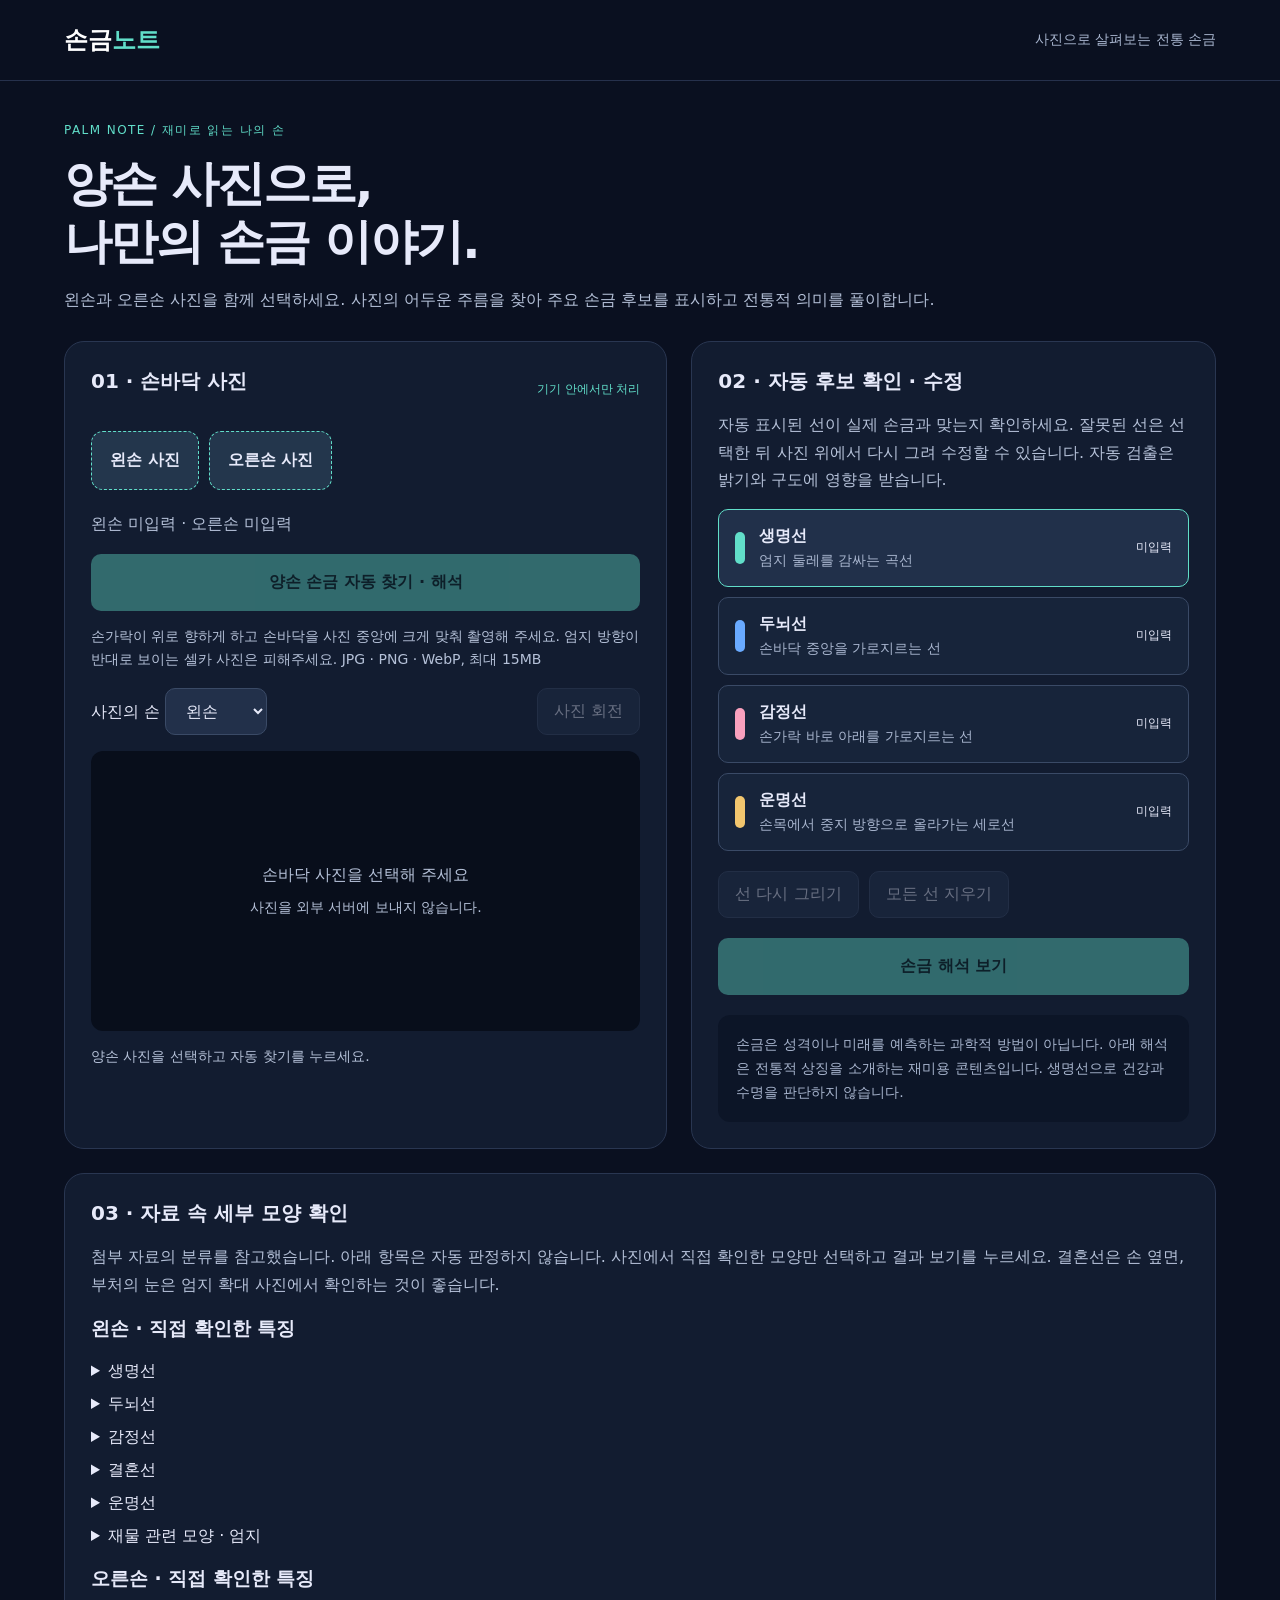
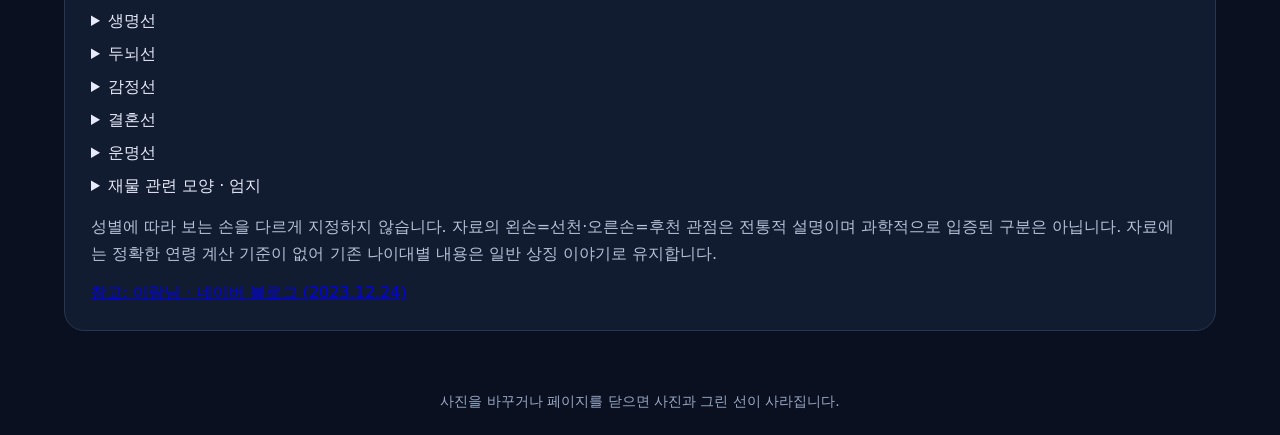
<file: index.html>
<!doctype html><html lang="ko"><meta charset="utf-8"><meta name="viewport" content="width=device-width,initial-scale=1"><title>손금 노트</title><link rel="stylesheet" href="style.css"><body><header><a href="./">손금<span>노트</span></a><span>사진으로 살펴보는 전통 손금</span></header><main><section class="intro"><small>PALM NOTE / 재미로 읽는 나의 손</small><h1>양손 사진으로,<br>나만의 손금 이야기.</h1><p>왼손과 오른손 사진을 함께 선택하세요. 사진의 어두운 주름을 찾아 주요 손금 후보를 표시하고 전통적 의미를 풀이합니다.</p></section><div class="layout"><section class="panel"><div class="top"><h2>01 · 손바닥 사진</h2><span class="tag">기기 안에서만 처리</span></div><div class="actions"><label class="upload">왼손 사진<input id="left-file" type="file" accept="image/jpeg,image/png,image/webp" hidden></label><label class="upload">오른손 사진<input id="right-file" type="file" accept="image/jpeg,image/png,image/webp" hidden></label></div><input id="file" type="file" hidden><p id="pair-status" role="status">왼손 미입력 · 오른손 미입력</p><button class="primary" id="auto" disabled>양손 손금 자동 찾기 · 해석</button><p class="hint">손가락이 위로 향하게 하고 손바닥을 사진 중앙에 크게 맞춰 촬영해 주세요. 엄지 방향이 반대로 보이는 셀카 사진은 피해주세요. JPG · PNG · WebP, 최대 15MB</p><div class="controls"><label>사진의 손 <select id="hand"><option>왼손</option><option>오른손</option></select></label><button id="rotate" disabled>사진 회전</button></div><div class="photo" id="photo"><div id="empty">손바닥 사진을 선택해 주세요<br><span>사진을 외부 서버에 보내지 않습니다.</span></div><canvas id="canvas" hidden aria-label="사진 위에 선택한 손금 그리기"></canvas></div><p id="status" role="status">양손 사진을 선택하고 자동 찾기를 누르세요.</p></section><section class="panel"><h2>02 · 자동 후보 확인 · 수정</h2><p>자동 표시된 선이 실제 손금과 맞는지 확인하세요. 잘못된 선은 선택한 뒤 사진 위에서 다시 그려 수정할 수 있습니다. 자동 검출은 밝기와 구도에 영향을 받습니다.</p><div id="lines"></div><div class="actions"><button id="undo" disabled>선 다시 그리기</button><button id="clear" disabled>모든 선 지우기</button></div><button class="primary" id="analyze" disabled>손금 해석 보기</button><div class="notice">손금은 성격이나 미래를 예측하는 과학적 방법이 아닙니다. 아래 해석은 전통적 상징을 소개하는 재미용 콘텐츠입니다. 생명선으로 건강과 수명을 판단하지 않습니다.</div></section></div><section class="panel result" id="result" hidden><div class="top"><div><small>YOUR PALM NOTE</small><h2>손금 해석 기록</h2></div><button id="copy">전체 결과 복사</button></div><p id="summary"></p><div id="cards"></div><div class="notice">재물·사업·직업 해석은 선의 전통적 의미를 연결한 이야기입니다. 실제 투자 적합성, 성공 가능성, 결혼 시기, 40·50·60대 운세와 말년의 상태는 사진으로 알 수 없습니다.</div><div class="export-tools"><h3>04 · 한 페이지 요약 저장</h3><p>사진과 주요 선, 해석을 A4 한 장으로 정리합니다.</p><div class="actions"><button id="pdf">PDF 다운로드</button><button id="png">이미지 다운로드</button><button id="print">A4 인쇄</button></div><p id="export-status" role="status"></p><img id="report-preview" alt="한 페이지 손금 요약 미리보기" hidden></div><textarea id="copytext" aria-label="전체 결과: 길게 눌러 복사" readonly></textarea></section></main><footer>사진을 바꾸거나 페이지를 닫으면 사진과 그린 선이 사라집니다.</footer><div id="print-sheet"><img id="print-image" alt="손금 요약 인쇄"></div><script src="app.js"></script><script src="auto.js"></script><script src="export.js"></script><script src="reference.js"></script></body></html>
</file>
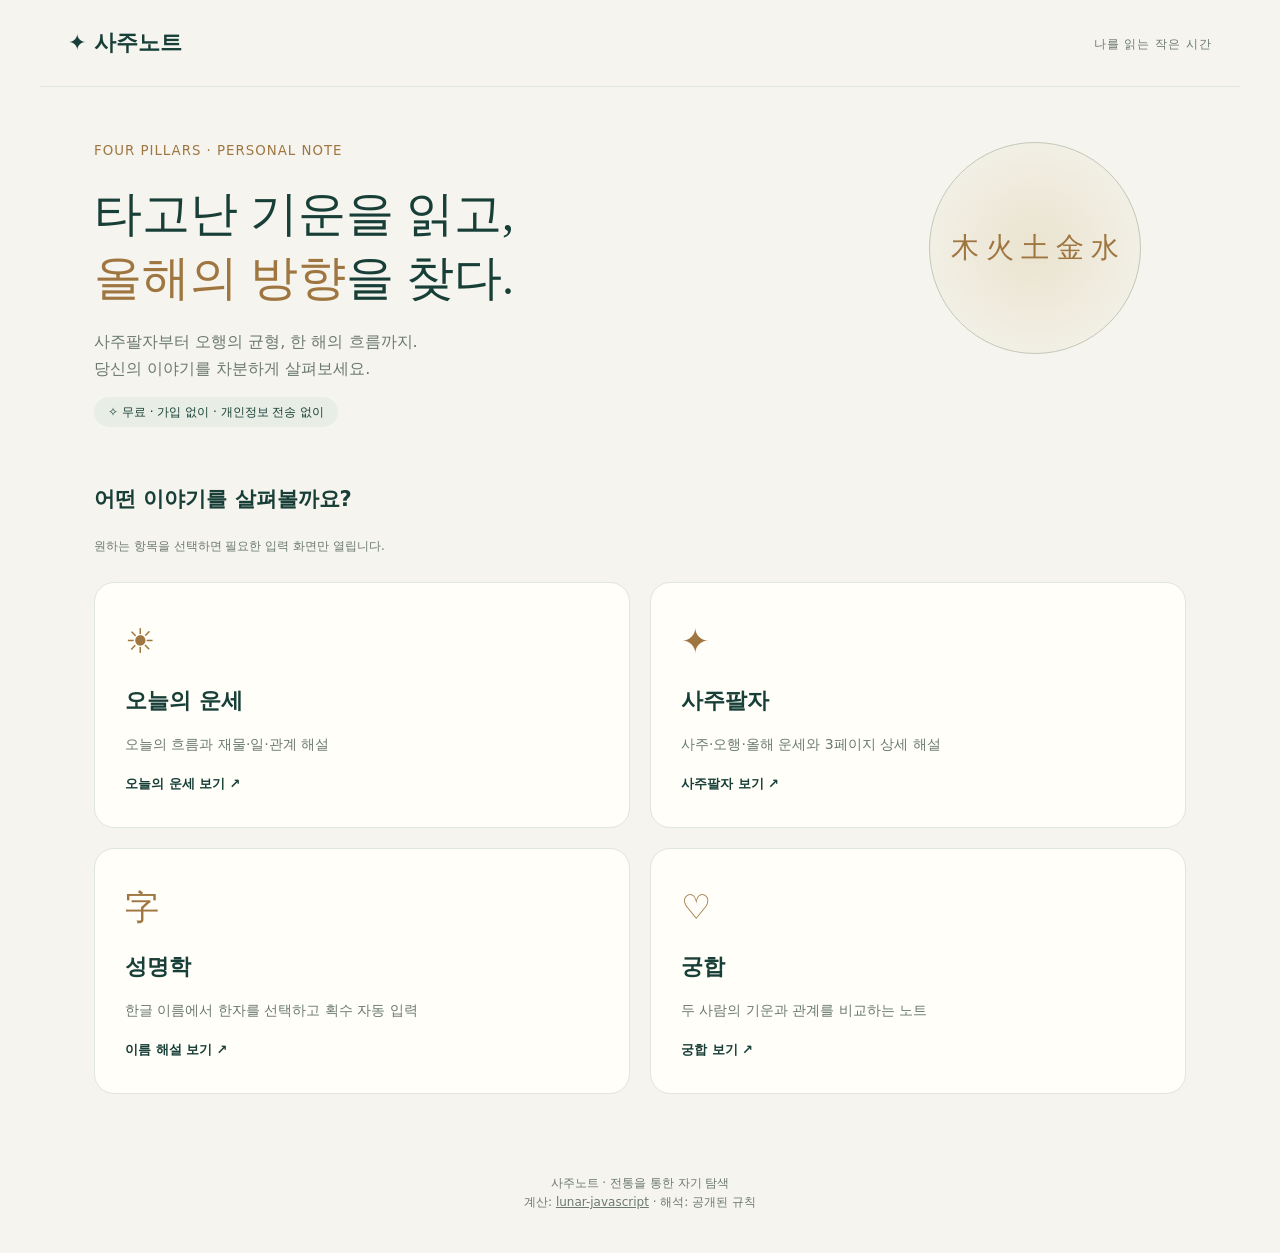
<file: saju/index.html>
<!doctype html><html lang="ko"><meta charset="utf-8"><meta name="viewport" content="width=device-width,initial-scale=1"><title>사주노트 · 올해의 운세</title><link rel="stylesheet" href="style.css"><body><header>✦ 사주노트 <small>나를 읽는 작은 시간</small></header><main><section class="hero" id="homeHero"><small>FOUR PILLARS · PERSONAL NOTE</small><h1>타고난 기운을 읽고,<br><em>올해의 방향</em>을 찾다.</h1><p>사주팔자부터 오행의 균형, 한 해의 흐름까지.<br>당신의 이야기를 차분하게 살펴보세요.</p><span>✧ 무료 · 가입 없이 · 개인정보 전송 없이</span></section><section id="homePage"><h2>어떤 이야기를 살펴볼까요?</h2><p class="note">원하는 항목을 선택하면 필요한 입력 화면만 열립니다.</p><div class="home-choices"><a href="#today"><span>☀</span><h3>오늘의 운세</h3><p>오늘의 흐름과 재물·일·관계 해설</p><strong>오늘의 운세 보기 ↗</strong></a><a href="#saju"><span>✦</span><h3>사주팔자</h3><p>사주·오행·올해 운세와 3페이지 상세 해설</p><strong>사주팔자 보기 ↗</strong></a><a href="#name"><span>字</span><h3>성명학</h3><p>한글 이름에서 한자를 선택하고 획수 자동 입력</p><strong>이름 해설 보기 ↗</strong></a><a href="#match"><span>♡</span><h3>궁합</h3><p>두 사람의 기운과 관계를 비교하는 노트</p><strong>궁합 보기 ↗</strong></a></div></section><div id="pageHeading" hidden><a class="back-home" href="#home">← 처음으로 · 메뉴 선택</a><h1 id="pageTitle"></h1><p id="pageDescription" class="note"></p></div><nav id="pageTabs" class="tabs" aria-label="운세 페이지"><a href="#today" data-page="today">오늘의 운세</a><a href="#saju" data-page="saju">사주팔자</a><a href="#name" data-page="name">성명학</a><a href="#match" data-page="match">궁합</a></nav><div class="layout" id="birthLayout"><section class="card input"><small>01 / 나의 정보</small><h2 id="birthTitle">당신의 시작을 알려주세요</h2><form id="form"><label>이름 또는 별명<input id="name" maxlength="30" placeholder="선택 입력"></label><fieldset class="birth"><legend>양력 생년월일</legend><div class="birth-selects"><label for="birthYear">연도<select id="birthYear" required><option value="">연도 선택</option></select></label><label for="birthMonth">월<select id="birthMonth" required><option value="">월 선택</option></select></label><label for="birthDay">일<select id="birthDay" required><option value="">일 선택</option></select></label></div></fieldset><p class="note">음력 생일은 양력으로 변환하여 입력하세요.</p><label>출생시간 · 한국 표준시<input id="time" type="time" value="12:00"></label><label class="check"><input id="unknown" type="checkbox"> 출생시간을 모르겠어요</label><label>운세 연도<input id="year" type="number" min="1901" max="2099" required></label><label>자시의 일주 기준<select id="sect"><option value="2">밤 12시 기준 · 야자시 구분</option><option value="1">밤 11시 기준 · 자시 환일</option></select></label><button id="birthSubmit">나의 사주와 운세 보기 ↗</button><button type="button" class="secondary" id="sample">예시로 먼저 둘러보기</button><p id="error" role="alert"></p></form><details><summary>계산 기준과 개인정보</summary><p>양력 1900~2100년, 한국 표준시 UTC+9. 연주는 입춘, 월주는 절입 시각 기준입니다. 절기 계산의 UTC+8 기준을 한 시간 보정합니다. 진태양시·출생지 경도·과거 서머타임은 반영하지 않습니다. 경계 시각은 전문 만세력과 대조하세요.</p><p>시간 미상은 시주를 제외하고 절입 판정에 정오를 가정합니다. 경계일 결과는 불확실할 수 있습니다. 입력은 서버로 전송하거나 저장하지 않습니다.</p><p>오행 상생·상극 규칙에 따른 전통 문화 해설입니다. 미래를 입증하는 과학적 도구가 아닙니다. 건강·투자 판단은 실제 정보에 근거하세요.</p></details></section><div><section id="dailyResult" aria-live="polite" hidden><div class="card empty"><h2>오늘의 운세</h2><p>생년월일을 입력하면 오늘의 해설을 볼 수 있습니다.</p></div></section><section id="result" aria-live="polite"><div class="card empty"><div class="symbol">✦</div><h2>나의 사주 노트를 펼쳐보세요</h2><p>정보를 입력하면 네 기둥, 오행과<br>올해의 해설이 이곳에 나타납니다.</p><hr><p>사주팔자 · 오행 분석<br>올해의 운세 · 월별 흐름</p></div></section></div></div><section id="namePage" class="standalone" hidden><div class="card"><h2>성명학 · 초년·중년·장년·전체 해설</h2><p>한글 이름을 입력한 뒤 글자별 대표 한자를 선택하세요. 선택한 한자의 일반 획수가 자동으로 입력됩니다.</p><form id="nameForm"><label>한글 이름<input id="fullName" maxlength="12" required placeholder="예: 홍길동" autocomplete="off"></label><label>한자 입력 방식<select id="hanjaMode"><option value="auto">한글 이름으로 한자 선택 · 획수 자동</option><option value="manual">한자·획수 직접 입력</option><option value="hangul">한글 이름 · 한자 없음</option></select></label><div id="hanjaChoices" class="hanja-choices"><p class="note">이름을 입력하면 각 글자의 한자 선택란이 나타납니다.</p></div><p id="hanjaHint" class="note" role="status"></p><label>선택한 한자 이름<input id="hanjaName" maxlength="20" readonly placeholder="한자를 선택하면 자동 입력"></label><label>글자별 획수 · 자동 입력<input id="strokes" readonly placeholder="한자를 선택하면 자동 입력"></label><p class="note">Unicode Unihan의 일반 총획수 기준이며 강희자전 원획과 다를 수 있습니다. 한자 선택 전에는 획수를 추정하지 않습니다. 후보는 인명용·교육용 표기 자료의 일부이며 최신 등록 가능 여부를 보증하지 않습니다. 대표 후보를 먼저 표시하고 나머지 후보도 선택할 수 있습니다. 직접 입력 모드에서는 원하는 기준의 획수를 입력하세요.</p><button>이름 해설 보기</button><p id="nameError" role="alert"></p></form></div><div id="nameResult" aria-live="polite"></div></section><section id="matchPage" class="standalone" hidden><div class="card"><h2>궁합 · 두 사람의 기운 비교</h2><p>두 사람의 일간 오행을 비교하고 초기·중기·장기·전체 관계를 상세히 살펴봅니다.</p><form id="matchForm"><div class="grid"><fieldset><legend>첫 번째 사람</legend><label>이름<input id="personA" maxlength="30" placeholder="나"></label><div id="dateA" class="birth-selects"></div></fieldset><fieldset><legend>두 번째 사람</legend><label>이름<input id="personB" maxlength="30" placeholder="상대방"></label><div id="dateB" class="birth-selects"></div></fieldset></div><p class="note">양력 생년월일, 출생시간은 정오를 가정합니다. 시간·대운·전체 합충을 포함한 정밀 궁합은 아닙니다.</p><button>두 사람의 궁합 보기</button><p id="matchError" role="alert"></p></form></div><div id="matchResult" aria-live="polite"></div></section><footer>사주노트 · 전통을 통한 자기 탐색<br>계산: <a href="https://github.com/6tail/lunar-javascript">lunar-javascript</a> · 해석: 공개된 규칙</footer></main><script src="lunar.js"></script><script src="hanja-data.js"></script><script src="app.js"></script></body></html>
</file>
<file: style.css>
:root{font-family:system-ui,-apple-system,sans-serif;color:#e7eafa;background:#0a1020;font-size:16px}*{box-sizing:border-box}body{margin:0}header{padding:24px 5%;display:flex;justify-content:space-between;align-items:center;border-bottom:1px solid #26314c;gap:20px}header a{font-size:24px;font-weight:800;color:white;text-decoration:none}header a span{color:#61dec9}header>span{color:#a8b5ce;font-size:14px}main{max-width:1200px;margin:auto;padding:38px 24px}.intro{margin-bottom:28px}small{color:#61dec9;letter-spacing:.12em;font-size:12px}h1{font-size:clamp(30px,4vw,48px);letter-spacing:-.04em;line-height:1.2;margin:16px 0}p{color:#b5c1d8;line-height:1.7}h2{font-size:20px;margin:0 0 16px}.layout{display:grid;grid-template-columns:1.15fr 1fr;gap:24px}.panel{border:1px solid #293651;background:#121c30;padding:26px;border-radius:20px}.top{display:flex;justify-content:space-between;align-items:center;gap:16px;flex-wrap:wrap}.tag{font-size:12px;color:#61dec9}.upload{display:block;background:#23364c;padding:18px;text-align:center;border:1px dashed #61dec9;border-radius:12px;cursor:pointer;font-weight:650}.hint{font-size:14px}.controls{display:flex;align-items:center;justify-content:space-between;gap:12px;margin:16px 0}button,select{font:inherit;color:#e7eafa;background:#22304a;border:1px solid #3a4a66;padding:12px 16px;border-radius:10px;cursor:pointer}button:disabled{opacity:.4;cursor:default}button:focus-visible,select:focus-visible,.upload:focus-within{outline:3px solid #61dec9;outline-offset:3px}.photo{background:#080e1b;border-radius:12px;overflow:hidden;min-height:280px;display:flex;align-items:center;justify-content:center}#empty{text-align:center;color:#b5c1d8;line-height:2}#empty span{font-size:14px}canvas{width:100%;display:block;touch-action:none}canvas[hidden]{display:none}#status{font-size:14px;margin-bottom:0}.line{width:100%;display:flex;align-items:center;gap:14px;text-align:left;margin:10px 0;padding:16px;background:#17243a}.line.active{border-color:var(--color);background:#21304a}.dot{width:10px;height:32px;background:var(--color);border-radius:6px;flex-shrink:0}.line strong{display:block}.line span.desc{font-size:14px;color:#a8b5ce;display:block;margin-top:5px}.line em{margin-left:auto;font-size:12px;font-style:normal;white-space:nowrap}.actions{display:flex;gap:10px;margin:20px 0}.primary{width:100%;background:#61dec9;color:#08251f;font-weight:750;border:0;padding:18px}.notice{font-size:14px;color:#a8b5ce;line-height:1.7;padding:18px;background:#0c1527;border-radius:12px;margin-top:20px}.result{margin-top:24px}#cards{display:grid;grid-template-columns:1fr 1fr;gap:16px}.card{border:1px solid #344158;border-radius:14px;padding:20px}.card h3{margin-top:0}.metric{color:#61dec9;font-size:14px}textarea{width:100%;height:180px;margin-top:20px;padding:16px;background:#0a1221;color:#c9d2e4;font:inherit;line-height:1.6;border:1px solid #344158;border-radius:12px}footer{text-align:center;padding:24px;color:#99a9c6;font-size:14px}@media(max-width:760px){header>span{display:none}main{padding:24px 16px}.layout{grid-template-columns:1fr}.panel{padding:20px}#cards{grid-template-columns:1fr}.actions{flex-wrap:wrap}}

.export-tools{margin-top:24px;border-top:1px solid #344158;padding-top:16px}#report-preview{width:100%;max-width:620px;display:block;margin:20px auto;border-radius:8px}#report-preview[hidden],#print-sheet{display:none}@page{size:A4 portrait;margin:0}@media print{html,body{background:white;margin:0;padding:0}body>*{display:none!important}body>#print-sheet{display:block!important;width:210mm;height:297mm;overflow:hidden}#print-image{display:block;width:210mm;height:297mm;object-fit:contain}}
</file>
<file: saju/style.css>
:root{--ink:#183f37;--muted:#6b7971;--line:#dfe6dd;--bg:#f5f4ee;--gold:#9f7640}*{box-sizing:border-box}body{margin:0;background:var(--bg);color:var(--ink);font-family:system-ui,-apple-system,sans-serif;line-height:1.65}header{max-width:1200px;margin:auto;padding:25px 28px;border-bottom:1px solid var(--line);font-size:22px;font-weight:800}header small{float:right;font-size:12px;font-weight:400;color:var(--muted);margin-top:10px}main{max-width:1140px;margin:auto;padding:0 24px}.hero{padding:50px 0;position:relative}.hero:after{content:'木 火 土 金 水';position:absolute;right:45px;top:55px;display:grid;place-items:center;border:1px solid #c2c9b7;border-radius:50%;width:210px;height:210px;font:28px Georgia;color:var(--gold);background:radial-gradient(circle,#eae3cf,transparent)}small{letter-spacing:1px;color:var(--gold)}h1{font-family:Georgia,serif;font-size:clamp(32px,4vw,48px);font-weight:500;line-height:1.35;margin:18px 0}em{font-style:normal;color:var(--gold)}.hero p{color:var(--muted)}.hero>span{font-size:12px;background:#e8eee5;padding:8px 14px;border-radius:30px}.layout{display:grid;grid-template-columns:350px 1fr;gap:24px;align-items:start}.card{background:#fffef9;border:1px solid var(--line);border-radius:20px;padding:28px;margin-bottom:20px}h2{font-size:21px;margin:8px 0 20px}h3{font-size:17px;margin:0 0 9px}label{display:block;font-size:13px;font-weight:650;margin:15px 0 8px}input,select{display:block;width:100%;padding:12px;border:1px solid #d7dfd5;border-radius:9px;background:#fff;color:var(--ink);font:inherit;margin-top:7px;min-height:46px}input:focus,select:focus,button:focus-visible{outline:3px solid #b9cdbb;outline-offset:2px}.check{display:flex;align-items:center;gap:8px;font-weight:400}.check input{width:17px;min-height:0;margin:0}.note,details,footer{font-size:12px;color:var(--muted)}button{border:0;border-radius:10px;padding:13px 18px;background:var(--ink);color:white;font:inherit;font-size:14px;font-weight:650;cursor:pointer;width:100%;margin-top:14px}.secondary{background:#edf1e9;color:var(--ink)}details{margin-top:20px}summary{cursor:pointer}#error{color:#a23e2d;font-size:13px}.empty{text-align:center;padding:70px 22px}.symbol{font-size:58px;color:#bca16a}.empty p{color:var(--muted)}hr{border:0;border-top:1px solid var(--line);margin:30px 0}.columns{display:grid;grid-template-columns:repeat(4,1fr);gap:10px}.column{text-align:center;border:1px solid var(--line);border-radius:12px;padding:12px 4px;background:#f6f7f1}.column small{color:var(--muted)}.column strong{display:block;font-size:29px;line-height:1.6}.column span{font-size:12px}.barrow{display:grid;grid-template-columns:60px 1fr 45px;align-items:center;gap:12px;margin:12px 0;font-size:13px}.track{background:#edf0e9;height:10px;border-radius:10px;overflow:hidden}.fill{height:100%;border-radius:10px}.headline{background:#163f38;color:#fffef1}.headline small{color:#d9bd7c}.headline h2{font-size:25px}.headline p{color:#dae4d9}.grid{display:grid;grid-template-columns:1fr 1fr;gap:12px}.mini{background:#f3f4ec;padding:18px;border-radius:12px}.mini p{font-size:14px;margin:0}.months{display:grid;grid-template-columns:repeat(3,1fr);gap:10px}.month{border-top:2px solid #b8c8b0;background:#f6f6ef;padding:13px;border-radius:5px}.month p{font-size:12px;margin:8px 0}.actions{display:flex;gap:10px}.actions button{width:auto;flex:1}footer{text-align:center;padding:40px 0}a{color:inherit}@media(max-width:760px){header{padding:18px 20px}header small{font-size:10px}main{padding:0 16px}.hero{padding:34px 4px}.hero:after{display:none}.layout{grid-template-columns:1fr}.card{padding:23px}.months{grid-template-columns:1fr 1fr}.empty{padding:35px 20px}.grid{grid-template-columns:1fr}.column strong{font-size:25px}}@media print{header,.hero,.input,.actions,footer{display:none}.layout{display:block}.card{break-inside:avoid}body{background:white}.headline{background:white;color:#183f37}.headline p{color:#183f37}.months{grid-template-columns:repeat(3,1fr)}}

.birth{border:0;padding:0;margin:15px 0 8px;min-width:0}.birth legend{font-size:13px;font-weight:650}.birth-selects{display:grid;grid-template-columns:1.4fr 1fr 1fr;gap:8px}.birth-selects label{font-size:12px;margin:5px 0}.birth-selects select{padding:11px 5px;font-size:13px}select:disabled{background:#eceee8;color:#89938b}

.today{border:1px solid #bda772;background:linear-gradient(145deg,#fffbef,#f2f5e9)}.today-title{font-size:20px;font-weight:700;color:#8a6735}.report-page h3{margin-top:24px}.reflection{padding:12px 16px;background:#f2f4eb;border-left:3px solid #b3c3a0;font-size:14px}.report-page>p{font-size:14px;line-height:1.85}.report-page>small{letter-spacing:1px}
@page{size:A4;margin:15mm}
@media print{main{max-width:none;padding:0}#result>.card,#copyStatus{display:none!important}.report{display:block}.report-page{border:0;border-radius:0;padding:0;margin:0;box-shadow:none;break-inside:auto;break-after:page}.report-page:last-child{break-after:auto}.report-page h2{font-size:17pt;margin:5mm 0}.report-page h3{font-size:11pt;margin:4mm 0 1.5mm}.report-page>p{font-size:10pt;line-height:1.6;margin:2mm 0}.report-page .reflection{padding:2mm 3mm;font-size:9.5pt;background:white}.report-page .note{font-size:8.5pt}.report-page>small{font-size:8pt}}
[hidden]{display:none!important}.tabs{display:grid;grid-template-columns:repeat(4,1fr);gap:8px;margin:0 0 24px}.tabs a{text-align:center;text-decoration:none;padding:13px 5px;border:1px solid var(--line);border-radius:12px;background:#fffef9;font-weight:650;font-size:14px}.tabs a[aria-current=page]{background:var(--ink);color:white}.standalone{max-width:850px;margin:auto}.standalone fieldset{border:1px solid var(--line);border-radius:10px;min-width:0;padding:16px}.standalone textarea{width:100%;font:inherit;padding:12px;border:1px solid var(--line);border-radius:9px;color:var(--ink);margin-top:7px}.standalone h3{margin-top:22px}#nameError,#matchError{color:#a23e2d}#dailyResult .actions{margin-bottom:12px}
@media print{.tabs,.standalone> .card{display:none!important}body[data-print-page=today] #result,body[data-print-page=today] #namePage,body[data-print-page=today] #matchPage{display:none!important}body[data-print-page=today] #dailyResult{display:block!important}body[data-print-page=today] #dailyResult>.today{display:block!important;background:white;border:0;color:#183f37}body[data-print-page=today] .today .mini{background:white}body[data-print-page=today] .today h2{font-size:20pt}body[data-print-page=saju] #dailyResult,body[data-print-page=saju] #namePage,body[data-print-page=saju] #matchPage{display:none!important}body[data-print-page=saju] #result{display:block!important}body[data-print-page=name] #birthLayout,body[data-print-page=name] #matchPage{display:none!important}body[data-print-page=name] #namePage,body[data-print-page=name] #nameResult{display:block!important}body[data-print-page=match] #birthLayout,body[data-print-page=match] #namePage{display:none!important}body[data-print-page=match] #matchPage,body[data-print-page=match] #matchResult{display:block!important}.standalone{max-width:none}.standalone .card{break-inside:auto;border:0;padding:0}.output-status{display:none}.standalone .grid{grid-template-columns:1fr 1fr}}

.home-choices{display:grid;grid-template-columns:repeat(2,1fr);gap:20px;margin:25px 0 40px}.home-choices>a{display:block;text-decoration:none;background:#fffef9;border:1px solid var(--line);border-radius:20px;padding:30px;transition:transform .15s,border-color .15s}.home-choices>a:hover{transform:translateY(-3px);border-color:#a9bb9f}.home-choices>a:focus-visible{outline:3px solid #a9bb9f;outline-offset:3px}.home-choices span{font-size:34px;color:var(--gold)}.home-choices h3{font-size:22px;margin:14px 0 8px}.home-choices p{color:var(--muted);font-size:14px}.home-choices strong{font-size:13px}#pageHeading{padding:25px 0 15px}#pageHeading h1{font-size:32px;margin:16px 0 8px}.back-home{font-size:13px;text-decoration:none}@media(max-width:600px){.home-choices{gap:12px}.home-choices>a{padding:20px 15px}.home-choices h3{font-size:19px}.home-choices p{font-size:12px}}@media print{#homePage,#homeHero,#pageHeading,#pageTabs{display:none!important}}
.hanja-choices{display:grid;grid-template-columns:repeat(2,minmax(0,1fr));gap:12px;margin:18px 0}.hanja-letter{border:1px solid var(--line);background:#f7f7f0;border-radius:12px;padding:12px}.hanja-letter label{margin-top:0}.hanja-letter select{font-size:15px;padding:12px 8px}.hanja-letter .note{margin-bottom:0}input[readonly]{background:#edf1e9;color:#345346}#hanjaHint{color:#476546}@media(max-width:560px){.hanja-choices{grid-template-columns:1fr}}

.period-intro{padding:22px 0 8px}.period-card{border:1px solid var(--line);border-radius:14px;background:#fffef9;padding:24px;margin:20px 0}.period-card h3{font-size:21px;margin-top:8px}.period-card h4{font-size:15px;margin:20px 0 6px}.period-card p{line-height:1.85;font-size:14px;margin:8px 0}.period-basis{background:#f0f3e9;border-radius:10px;padding:14px;margin:15px 0}.period-basis p{font-size:12px}.period-card small{font-size:10px}@media print{.period-card{break-inside:auto;border:0;border-top:1px solid #ccc;border-radius:0;padding:6mm 0;margin:5mm 0}.period-card h3,.period-card h4{break-after:avoid}.period-card p{orphans:3;widows:3;font-size:10pt}.period-basis{background:white;border:1px solid #ddd}}

.reading-section{padding:14px 0;border-top:1px solid var(--line)}.reading-section h3{margin:8px 0 10px;font-size:18px}.reading-section p{font-size:14px;line-height:1.85;margin:8px 0}.one-page-report .today-title{font-size:20px}.report-meta{font-size:13px;padding:12px 14px;background:#f0f3e9;border-radius:8px}.reading-section .formula{font-size:12px;color:var(--gold)}.name-reading small{font-size:10px}
@media print{body[data-print-page=today] .one-page-report,body[data-print-page=name] .one-page-report{break-inside:auto;padding:0;margin:0;border:0;background:white;color:#183f37}body[data-print-page=today] .one-page-report h2,body[data-print-page=name] .one-page-report h2{font-size:17pt;margin:2mm 0 3mm}body[data-print-page=today] .one-page-report .today-title{font-size:12pt;margin:2mm 0}.one-page-report .report-meta{font-size:9pt;padding:2mm;margin:2mm 0;background:white;border:1px solid #ddd}.one-page-report .reading-section{padding:2mm 0;border-top:1px solid #ddd}.one-page-report .reading-section h3{font-size:10.5pt;margin:1.5mm 0;break-after:avoid}.one-page-report .reading-section p,.one-page-report>p{font-size:9.5pt;line-height:1.5;margin:1.5mm 0;orphans:2;widows:2}.one-page-report .reading-section .formula{font-size:8.5pt;margin:1mm 0}.one-page-report .note{font-size:8pt;line-height:1.4}.one-page-report .name-reading small{display:none}}
</file>
